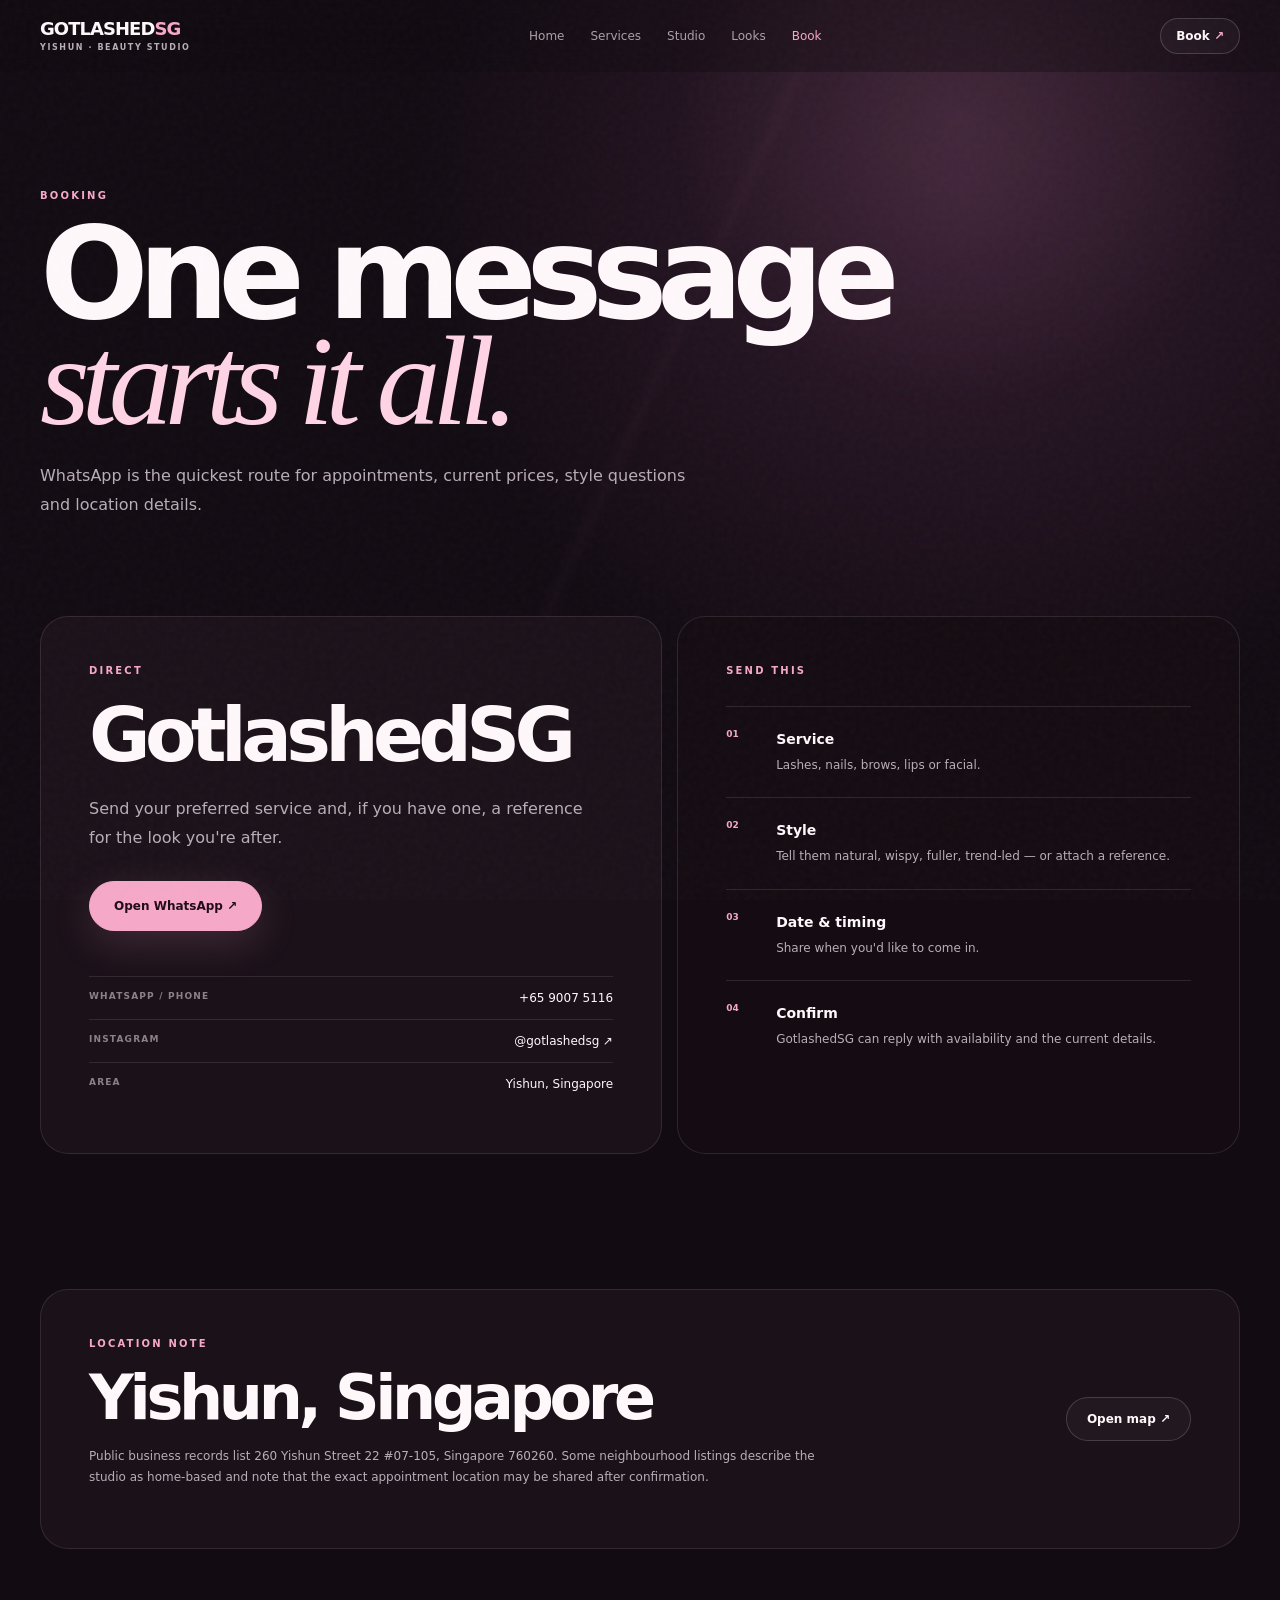
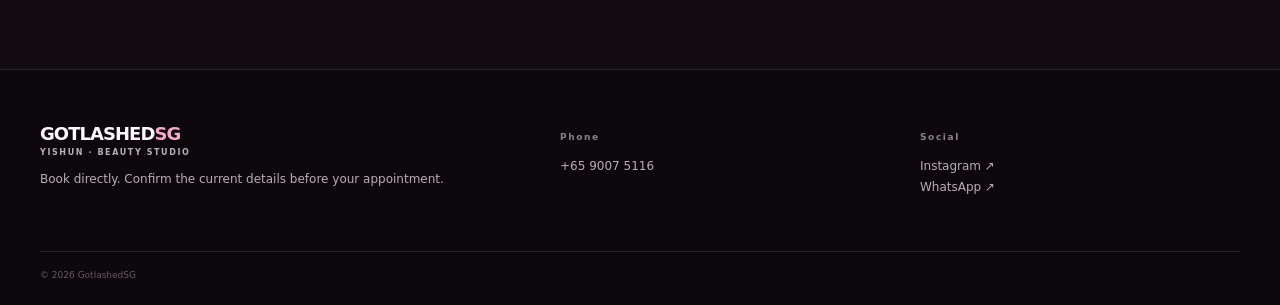
<file: contact.html>
<!doctype html><html lang="en"><head><meta charset="utf-8"><meta name="viewport" content="width=device-width,initial-scale=1"><meta name="theme-color" content="#120b12"><title>GotlashedSG — Book</title><link rel="stylesheet" href="styles.css"></head><body><div class="grain"></div><header class="nav"><div class="wrap navin"><a class="brand" href="index.html"><span>GOTLASHED<span class="dot">SG</span></span><small>Yishun · Beauty Studio</small></a><nav class="links"><a href="index.html">Home</a><a href="services.html">Services</a><a href="about.html">Studio</a><a href="gallery.html">Looks</a><a class="active" href="contact.html">Book</a></nav><a class="navbook" href="https://wa.me/6590075116?text=Hi%20GotlashedSG%2C%20I%27d%20like%20to%20book." target="_blank" rel="noopener">Book <span>↗</span></a><button class="menu" aria-label="Open menu">☰</button></div></header><main><section class="page-hero compact"><div class="wrap"><div class="ey reveal">BOOKING</div><h1 class="reveal">One message<br><em>starts it all.</em></h1><p class="lede reveal">WhatsApp is the quickest route for appointments, current prices, style questions and location details.</p></div></section><section class="contact-main"><div class="wrap contact-grid"><div class="contact-panel reveal"><div class="ey">DIRECT</div><h2>GotlashedSG</h2><p>Send your preferred service and, if you have one, a reference for the look you're after.</p><a class="btn primary magnetic big" href="https://wa.me/6590075116?text=Hi%20GotlashedSG%2C%20I%27d%20like%20to%20book.%0AService%3A%20%0APreferred%20style%3A%20%0APreferred%20date%2Ftime%3A%20" target="_blank" rel="noopener">Open WhatsApp ↗</a><div class="contact-lines"><div><b>WhatsApp / phone</b><a href="tel:+6590075116">+65 9007 5116</a></div><div><b>Instagram</b><a href="https://www.instagram.com/gotlashedsg/" target="_blank" rel="noopener">@gotlashedsg ↗</a></div><div><b>Area</b><span>Yishun, Singapore</span></div></div></div><div class="booking-guide reveal"><div class="ey">SEND THIS</div><ol><li><span>01</span><div><b>Service</b><p>Lashes, nails, brows, lips or facial.</p></div></li><li><span>02</span><div><b>Style</b><p>Tell them natural, wispy, fuller, trend-led — or attach a reference.</p></div></li><li><span>03</span><div><b>Date & timing</b><p>Share when you'd like to come in.</p></div></li><li><span>04</span><div><b>Confirm</b><p>GotlashedSG can reply with availability and the current details.</p></div></li></ol></div></div></section><section class="map-note"><div class="wrap"><div class="note-card reveal"><div><div class="ey">LOCATION NOTE</div><h2>Yishun, Singapore</h2><p>Public business records list 260 Yishun Street 22 #07-105, Singapore 760260. Some neighbourhood listings describe the studio as home-based and note that the exact appointment location may be shared after confirmation.</p></div><a class="btn" href="https://www.google.com/maps/search/?api=1&query=260+Yishun+Street+22+Singapore+760260" target="_blank" rel="noopener">Open map ↗</a></div></div></section></main><footer class="footer"><div class="wrap footer-grid"><div><div class="brand"><span>GOTLASHED<span class="dot">SG</span></span><small>Yishun · Beauty Studio</small></div><p>Book directly. Confirm the current details before your appointment.</p></div><div><b>Phone</b><p>+65 9007 5116</p></div><div><b>Social</b><p><a href="https://www.instagram.com/gotlashedsg/" target="_blank" rel="noopener">Instagram ↗</a><br><a href="https://wa.me/6590075116" target="_blank" rel="noopener">WhatsApp ↗</a></p></div></div><div class="wrap copyright">© 2026 GotlashedSG</div></footer><script src="script.js"></script></body></html>
</file>
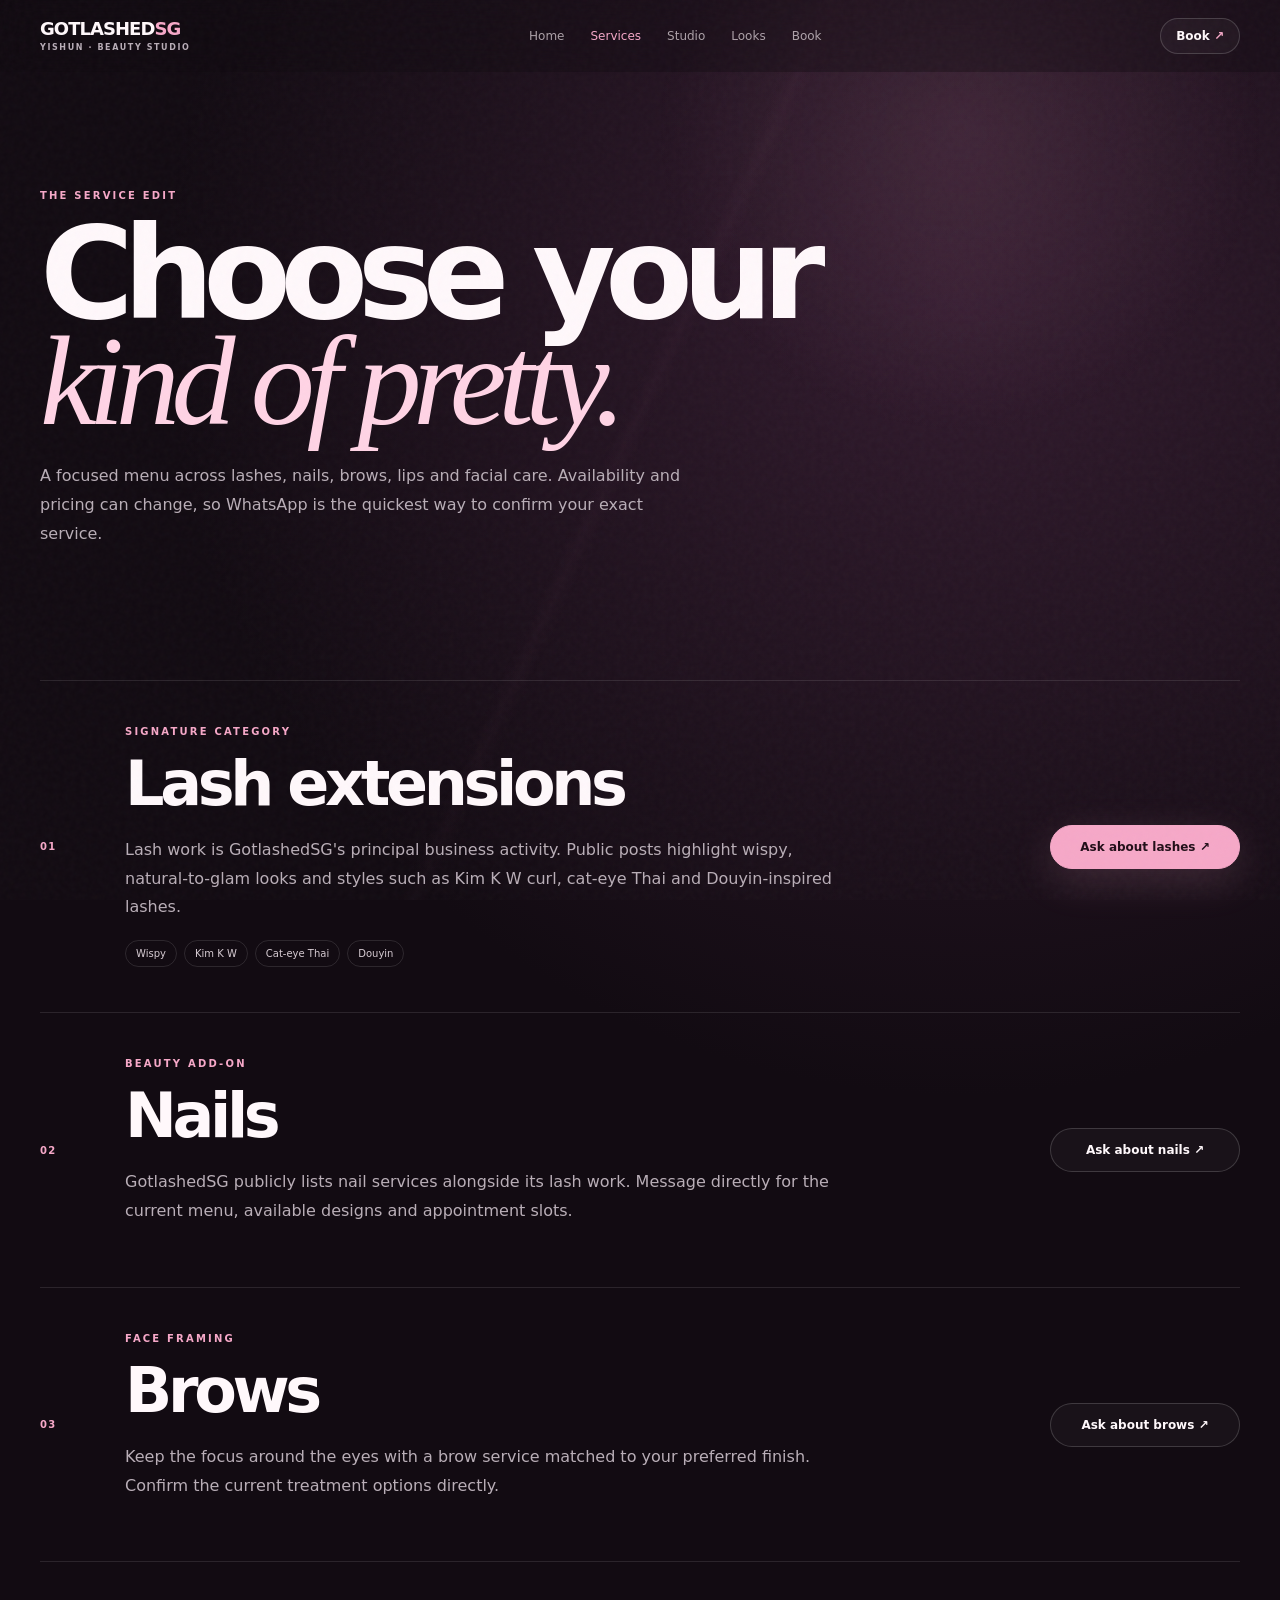
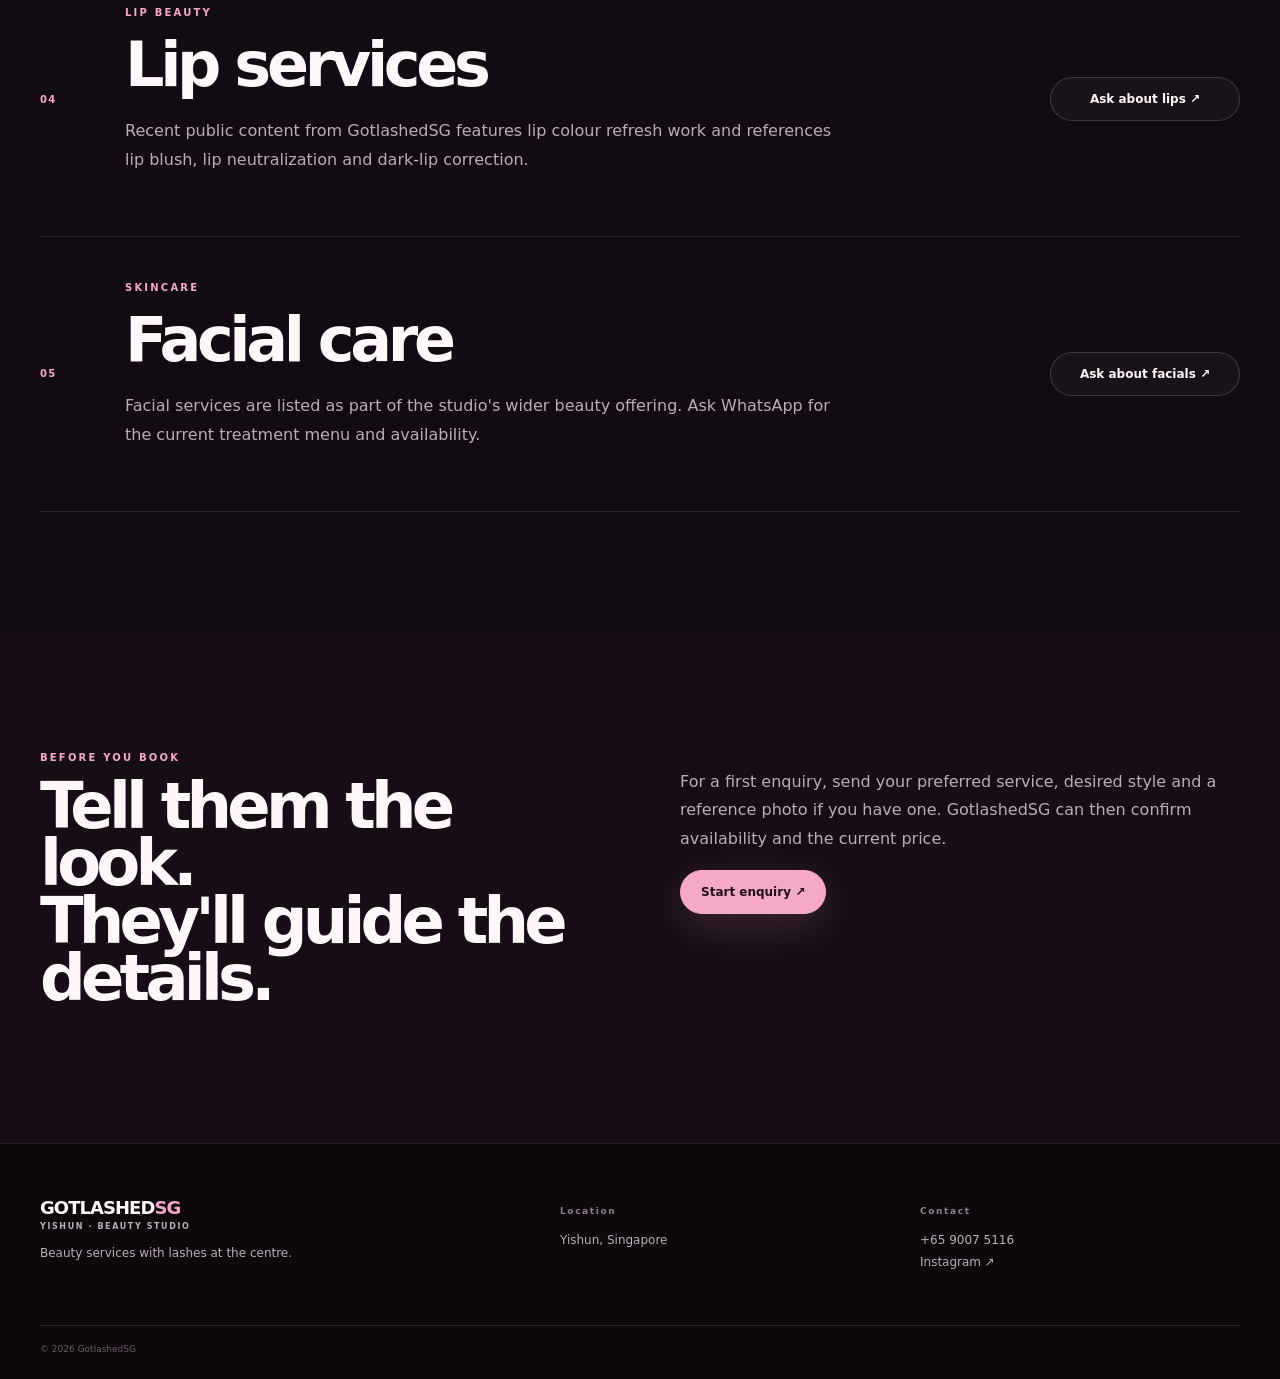
<file: services.html>
<!doctype html><html lang="en"><head><meta charset="utf-8"><meta name="viewport" content="width=device-width,initial-scale=1"><meta name="theme-color" content="#120b12"><title>GotlashedSG — Services</title><link rel="stylesheet" href="styles.css"></head><body><div class="grain"></div><header class="nav"><div class="wrap navin"><a class="brand" href="index.html"><span>GOTLASHED<span class="dot">SG</span></span><small>Yishun · Beauty Studio</small></a><nav class="links"><a href="index.html">Home</a><a class="active" href="services.html">Services</a><a href="about.html">Studio</a><a href="gallery.html">Looks</a><a href="contact.html">Book</a></nav><a class="navbook" href="https://wa.me/6590075116?text=Hi%20GotlashedSG%2C%20I%27d%20like%20to%20book." target="_blank" rel="noopener">Book <span>↗</span></a><button class="menu" aria-label="Open menu">☰</button></div></header><main><section class="page-hero"><div class="wrap"><div class="ey reveal">THE SERVICE EDIT</div><h1 class="reveal">Choose your<br><em>kind of pretty.</em></h1><p class="lede reveal">A focused menu across lashes, nails, brows, lips and facial care. Availability and pricing can change, so WhatsApp is the quickest way to confirm your exact service.</p></div></section>
<section class="service-list"><div class="wrap">
<article id="lashes" class="detail reveal"><div class="detail-num">01</div><div><div class="ey">SIGNATURE CATEGORY</div><h2>Lash extensions</h2><p>Lash work is GotlashedSG's principal business activity. Public posts highlight wispy, natural-to-glam looks and styles such as Kim K W curl, cat-eye Thai and Douyin-inspired lashes.</p><div class="chips"><span>Wispy</span><span>Kim K W</span><span>Cat-eye Thai</span><span>Douyin</span></div></div><a class="btn primary" href="https://wa.me/6590075116?text=Hi%20GotlashedSG%2C%20I%27d%20like%20to%20ask%20about%20lash%20styles." target="_blank" rel="noopener">Ask about lashes ↗</a></article>
<article id="nails" class="detail reveal"><div class="detail-num">02</div><div><div class="ey">BEAUTY ADD-ON</div><h2>Nails</h2><p>GotlashedSG publicly lists nail services alongside its lash work. Message directly for the current menu, available designs and appointment slots.</p></div><a class="btn" href="https://wa.me/6590075116?text=Hi%20GotlashedSG%2C%20I%27d%20like%20to%20ask%20about%20nail%20services." target="_blank" rel="noopener">Ask about nails ↗</a></article>
<article id="brows" class="detail reveal"><div class="detail-num">03</div><div><div class="ey">FACE FRAMING</div><h2>Brows</h2><p>Keep the focus around the eyes with a brow service matched to your preferred finish. Confirm the current treatment options directly.</p></div><a class="btn" href="https://wa.me/6590075116?text=Hi%20GotlashedSG%2C%20I%27d%20like%20to%20ask%20about%20brow%20services." target="_blank" rel="noopener">Ask about brows ↗</a></article>
<article id="lips" class="detail reveal"><div class="detail-num">04</div><div><div class="ey">LIP BEAUTY</div><h2>Lip services</h2><p>Recent public content from GotlashedSG features lip colour refresh work and references lip blush, lip neutralization and dark-lip correction.</p></div><a class="btn" href="https://wa.me/6590075116?text=Hi%20GotlashedSG%2C%20I%27d%20like%20to%20ask%20about%20lip%20services." target="_blank" rel="noopener">Ask about lips ↗</a></article>
<article id="facials" class="detail reveal"><div class="detail-num">05</div><div><div class="ey">SKINCARE</div><h2>Facial care</h2><p>Facial services are listed as part of the studio's wider beauty offering. Ask WhatsApp for the current treatment menu and availability.</p></div><a class="btn" href="https://wa.me/6590075116?text=Hi%20GotlashedSG%2C%20I%27d%20like%20to%20ask%20about%20facial%20services." target="_blank" rel="noopener">Ask about facials ↗</a></article>
</div></section>
<section class="booking-note"><div class="wrap note-grid"><div><div class="ey">BEFORE YOU BOOK</div><h2>Tell them the look.<br>They'll guide the details.</h2></div><div><p>For a first enquiry, send your preferred service, desired style and a reference photo if you have one. GotlashedSG can then confirm availability and the current price.</p><a class="btn primary" href="https://wa.me/6590075116?text=Hi%20GotlashedSG%2C%20I%27d%20like%20to%20book.%20My%20preferred%20service%20is%20..." target="_blank" rel="noopener">Start enquiry ↗</a></div></div></section></main><footer class="footer"><div class="wrap footer-grid"><div><div class="brand"><span>GOTLASHED<span class="dot">SG</span></span><small>Yishun · Beauty Studio</small></div><p>Beauty services with lashes at the centre.</p></div><div><b>Location</b><p>Yishun, Singapore</p></div><div><b>Contact</b><p><a href="tel:+6590075116">+65 9007 5116</a><br><a href="https://www.instagram.com/gotlashedsg/" target="_blank" rel="noopener">Instagram ↗</a></p></div></div><div class="wrap copyright">© 2026 GotlashedSG</div></footer><script src="script.js"></script></body></html>
</file>
<file: styles.css>
:root{--bg:#120b12;--bg2:#1a0f18;--panel:#20151e;--text:#fff8fb;--muted:#b9aeb7;--line:#ffffff1b;--pink:#f6a8c8;--pink2:#ffd4e5;--cream:#fff0df;--max:1200px}*{box-sizing:border-box}html{scroll-behavior:smooth}body{margin:0;background:radial-gradient(circle at 75% 10%,#321b2e 0,transparent 28%),var(--bg);color:var(--text);font-family:Inter,ui-sans-serif,system-ui,-apple-system,BlinkMacSystemFont,"Segoe UI",sans-serif;overflow-x:hidden}body:before{content:"";position:fixed;inset:0;pointer-events:none;background:linear-gradient(115deg,transparent 0 48%,#f6a8c806 49%,transparent 50%);z-index:-1}a{color:inherit;text-decoration:none}.wrap{width:min(calc(100% - 40px),var(--max));margin:auto}.grain{position:fixed;inset:0;pointer-events:none;opacity:.055;z-index:30;background-image:url("data:image/svg+xml,%3Csvg viewBox='0 0 180 180' xmlns='http://www.w3.org/2000/svg'%3E%3Cfilter id='n'%3E%3CfeTurbulence type='fractalNoise' baseFrequency='.9' numOctaves='3' stitchTiles='stitch'/%3E%3C/filter%3E%3Crect width='100%25' height='100%25' filter='url(%23n)' opacity='.55'/%3E%3C/svg%3E")}.nav{position:fixed;inset:0 0 auto;z-index:20;padding:18px 0;background:#120b1260;backdrop-filter:blur(18px);transition:.35s}.nav.sc{background:#120b12ed;border-bottom:1px solid var(--line)}.navin{display:flex;align-items:center;justify-content:space-between}.brand{font-weight:900;letter-spacing:-.06em;line-height:1}.brand>span{font-size:18px}.brand .dot{color:var(--pink)}.brand small{display:block;color:var(--muted);font-size:8px;letter-spacing:.2em;text-transform:uppercase;margin-top:6px}.links{display:flex;gap:26px;font-size:12px;color:#eadfe5}.links a{opacity:.7;transition:.25s}.links a:hover,.links .active{opacity:1;color:var(--pink)}.navbook{border:1px solid #ffffff2a;border-radius:999px;padding:10px 15px;font-size:12px;font-weight:800;background:#ffffff09}.navbook span{color:var(--pink)}.menu{display:none;background:#ffffff08;border:1px solid var(--line);color:#fff;border-radius:50%;width:42px;height:42px}.hero{height:100svh;min-height:720px;position:relative;display:flex;align-items:end;overflow:hidden}.hero-media,.hero-shade{position:absolute;inset:0}.hero-media img{width:100%;height:100%;object-fit:cover;object-position:center 30%;filter:saturate(.78) brightness(.55)}.hero-shade{background:linear-gradient(90deg,#120b12f2 0%,#120b128c 45%,#120b1230 100%),linear-gradient(0deg,#120b12 0%,transparent 48%)}.hero-inner{padding:150px 0 58px;position:relative}.ey{font-size:10px;letter-spacing:.22em;color:var(--pink);font-weight:900;text-transform:uppercase}.hero h1,.page-hero h1{font-size:clamp(58px,10vw,132px);line-height:.83;letter-spacing:-.085em;margin:20px 0 28px;max-width:980px}.hero h1 i,.page-hero h1 em,.intro h2 em,.visual-copy h2 em,.cta-box h2 em,.social-inner h2 em{font-family:Georgia,serif;font-weight:400;color:var(--pink2);letter-spacing:-.065em}.hero-copy{font-size:17px;line-height:1.65;color:#ded4db;max-width:610px}.actions{display:flex;gap:18px;align-items:center;flex-wrap:wrap;margin-top:28px}.btn{display:inline-flex;align-items:center;justify-content:center;gap:12px;padding:14px 20px;border:1px solid #ffffff2a;border-radius:999px;background:#ffffff08;font-size:12px;font-weight:850;transition:.35s}.btn:hover{transform:translateY(-4px);border-color:#ffffff55}.btn.primary{background:var(--pink);color:#210e18;border-color:var(--pink);box-shadow:0 12px 40px #f6a8c82a}.textlink,.arrowlink{font-size:12px;font-weight:850;border-bottom:1px solid #ffffff38;padding-bottom:7px}.textlink span,.arrowlink span{color:var(--pink);margin-left:8px}.hero-meta{display:flex;gap:30px;margin-top:90px;color:#a99ca5;font-size:9px;letter-spacing:.18em}.hero-meta b{color:#f5eaf0;margin-left:7px}.orb{position:absolute;border-radius:50%;filter:blur(70px);opacity:.12;pointer-events:none}.o1{width:280px;height:280px;background:var(--pink);right:5%;top:18%;animation:float 8s ease-in-out infinite}.o2{width:190px;height:190px;background:#fff0df;right:38%;bottom:7%;opacity:.06}@keyframes float{50%{transform:translateY(30px) scale(1.08)}}section{padding:120px 0}.intro{background:linear-gradient(180deg,var(--bg),#170d15)}.intro-grid{display:grid;grid-template-columns:.7fr 1.3fr;gap:50px}.intro h2{font-size:clamp(45px,7vw,88px);line-height:.9;letter-spacing:-.075em;margin:0 0 30px}.lede{max-width:650px;color:var(--muted);font-size:16px;line-height:1.8}.arrowlink{display:inline-block;margin-top:28px}.marquee{padding:18px 0;overflow:hidden;border-block:1px solid var(--line);white-space:nowrap;background:#f6a8c808}.marquee div{font-size:13px;letter-spacing:.25em;font-weight:900;animation:marq 24s linear infinite}.marquee span{color:var(--pink);padding:0 18px}@keyframes marq{to{transform:translateX(-30%)}}.section-top{display:flex;align-items:end;justify-content:space-between;margin-bottom:45px}.section-top h2{font-size:clamp(44px,6vw,78px);letter-spacing:-.07em;line-height:.9;margin:13px 0 0}.service-grid{display:grid;grid-template-columns:repeat(2,1fr);gap:12px}.service-card{min-height:220px;padding:28px;border:1px solid var(--line);border-radius:24px;background:linear-gradient(145deg,#ffffff09,#ffffff02);display:grid;grid-template-columns:42px 1fr 20px;gap:12px;align-items:start;position:relative;overflow:hidden;transition:.4s}.service-card:hover{transform:translateY(-7px);border-color:#f6a8c844;background:#f6a8c80a}.service-card>span,.detail-num{font-size:10px;color:var(--pink);font-weight:900;letter-spacing:.12em}.service-card h3{font-size:26px;letter-spacing:-.04em;margin:35px 0 10px}.service-card p{color:var(--muted);font-size:13px;line-height:1.7;max-width:390px}.service-card>b{color:var(--pink)}.visual-break{background:#0e090d}.visual-grid{display:grid;grid-template-columns:1.1fr .9fr;gap:18px;align-items:stretch}.visual-card{position:relative;min-height:620px;border-radius:30px;overflow:hidden;border:1px solid var(--line)}.visual-card img{width:100%;height:100%;object-fit:cover;filter:saturate(.65) brightness(.7)}.visual-card span{position:absolute;bottom:28px;left:28px;font-size:10px;letter-spacing:.2em;font-weight:900}.visual-copy{display:flex;flex-direction:column;justify-content:center;padding:40px}.visual-copy h2{font-size:clamp(42px,5.5vw,70px);line-height:.9;letter-spacing:-.075em;margin:18px 0}.visual-copy p{color:var(--muted);line-height:1.8;max-width:440px}.price-strip{padding:65px 0;background:var(--pink);color:#210e18}.price-inner{display:flex;justify-content:space-between;align-items:center;gap:30px}.price-strip .ey{color:#6d3149}.price-strip h2{font-size:clamp(34px,5vw,62px);letter-spacing:-.07em;margin:12px 0}.price-strip h2 span{font-family:Georgia,serif;font-weight:400}.price-strip p{max-width:650px;color:#6e4857;line-height:1.65}.price-strip .btn{background:#210e18;color:#fff;border-color:#210e18}.final-cta{padding-bottom:80px}.cta-box{padding:70px 7%;border:1px solid var(--line);border-radius:34px;background:radial-gradient(circle at 80% 20%,#f6a8c81b,transparent 35%),#1b1119}.cta-box h2{font-size:clamp(55px,8vw,100px);line-height:.85;letter-spacing:-.085em;margin:18px 0 30px}.footer{border-top:1px solid var(--line);padding:55px 0 25px;background:#0d080c}.footer-grid{display:grid;grid-template-columns:1.5fr 1fr 1fr;gap:40px}.footer p{color:var(--muted);font-size:12px;line-height:1.8}.footer b{font-size:9px;letter-spacing:.18em;color:#8f818b}.copyright{border-top:1px solid var(--line);margin-top:40px;padding-top:18px;color:#685b64;font-size:9px;display:flex;justify-content:space-between}.page-hero{padding:190px 0 80px;background:radial-gradient(circle at 75% 20%,#f6a8c81a,transparent 28%)}.page-hero.compact{padding-bottom:50px}.page-hero h1{max-width:900px}.service-list{padding-top:35px}.detail{display:grid;grid-template-columns:55px 1fr 190px;gap:30px;padding:45px 0;border-top:1px solid var(--line);align-items:center}.detail:last-child{border-bottom:1px solid var(--line)}.detail h2{font-size:clamp(35px,5vw,62px);letter-spacing:-.07em;margin:10px 0 13px}.detail p{color:var(--muted);line-height:1.8;max-width:720px}.chips{display:flex;gap:7px;flex-wrap:wrap;margin-top:18px}.chips span{border:1px solid #ffffff1e;border-radius:999px;padding:7px 10px;font-size:10px;color:#d6cbd2}.booking-note{background:#170d15}.note-grid{display:grid;grid-template-columns:1fr 1fr;gap:80px}.note-grid h2{font-size:clamp(42px,5vw,66px);letter-spacing:-.075em;line-height:.9;margin:15px 0}.note-grid p{color:var(--muted);line-height:1.8}.studio-story{padding-top:40px}.story-grid{display:grid;grid-template-columns:.9fr 1.1fr;gap:55px;align-items:center}.story-image{height:650px;border-radius:30px;overflow:hidden;border:1px solid var(--line)}.story-image img{width:100%;height:100%;object-fit:cover;filter:saturate(.7)}.story-copy h2{font-size:clamp(45px,6vw,76px);line-height:.88;letter-spacing:-.075em;margin:16px 0 24px}.story-copy p{color:var(--muted);line-height:1.85;max-width:650px}.facts{display:grid;grid-template-columns:1fr 1fr;gap:25px;margin-top:35px}.facts>div{border-top:1px solid var(--line);padding-top:12px}.facts b{display:block;color:#81747e;font-size:8px;letter-spacing:.17em;margin-bottom:6px}.facts span{font-size:12px}.values{background:#0f090d}.value-grid{display:grid;grid-template-columns:repeat(3,1fr);gap:14px;margin-top:35px}.value{padding:30px;border:1px solid var(--line);border-radius:24px;min-height:220px}.value span{font-size:10px;color:var(--pink)}.value h3{font-size:27px;letter-spacing:-.04em;margin:55px 0 10px}.value p{color:var(--muted);font-size:13px;line-height:1.7}.lookbook{padding-top:30px}.look-grid{display:grid;grid-template-columns:1.2fr .8fr;grid-auto-rows:330px;gap:14px}.look{margin:0;position:relative;overflow:hidden;border-radius:26px;border:1px solid var(--line);min-height:330px}.look.large{grid-row:span 2}.look.wide{grid-column:span 2}.look img{width:100%;height:100%;object-fit:cover;filter:saturate(.72) brightness(.72);transition:.7s}.look:hover img{transform:scale(1.04)}.look figcaption{position:absolute;bottom:20px;left:20px;font-size:9px;letter-spacing:.18em;font-weight:900}.look figcaption span{color:var(--pink);margin-right:8px}.social-call{padding-top:70px}.social-inner{display:flex;align-items:center;justify-content:space-between;gap:30px;padding:55px;border:1px solid var(--line);border-radius:30px;background:#f6a8c808}.social-inner h2{font-size:clamp(45px,6vw,75px);line-height:.9;letter-spacing:-.075em;margin:15px 0 0}.contact-main{padding-top:30px}.contact-grid{display:grid;grid-template-columns:1.05fr .95fr;gap:15px}.contact-panel,.booking-guide,.note-card{border:1px solid var(--line);border-radius:28px;background:#1b1119;padding:48px}.contact-panel h2{font-size:clamp(45px,6vw,75px);letter-spacing:-.075em;margin:15px 0}.contact-panel>p{color:var(--muted);line-height:1.8;max-width:500px}.big{padding:17px 24px;margin-top:12px}.contact-lines{margin-top:45px}.contact-lines>div{border-top:1px solid var(--line);padding:14px 0;display:flex;justify-content:space-between;gap:20px}.contact-lines b{font-size:9px;letter-spacing:.13em;color:#8d8089;text-transform:uppercase}.contact-lines a,.contact-lines span{font-size:12px;text-align:right}.booking-guide{background:#140c12}.booking-guide ol{list-style:none;margin:30px 0 0;padding:0}.booking-guide li{display:grid;grid-template-columns:35px 1fr;gap:15px;padding:22px 0;border-top:1px solid var(--line)}.booking-guide li>span{font-size:9px;color:var(--pink);font-weight:900}.booking-guide b{font-size:14px}.booking-guide p{color:var(--muted);font-size:12px;line-height:1.7;margin:7px 0 0}.map-note{padding-top:15px}.note-card{display:flex;align-items:center;justify-content:space-between;gap:30px}.note-card h2{font-size:clamp(38px,5vw,62px);letter-spacing:-.07em;margin:12px 0}.note-card p{color:var(--muted);line-height:1.75;max-width:730px;font-size:12px}.reveal{opacity:0;transform:translateY(30px);transition:opacity .8s ease,transform .8s cubic-bezier(.2,.75,.2,1)}.reveal.on{opacity:1;transform:none}@media(max-width:850px){.links,.navbook{display:none}.menu{display:block}.nav.open .links{display:flex;position:absolute;left:20px;right:20px;top:72px;padding:20px;flex-direction:column;background:#1b1119;border:1px solid var(--line);border-radius:20px}.hero{min-height:680px}.hero-inner{padding-bottom:45px}.hero h1{font-size:clamp(55px,15vw,86px)}.hero-meta{margin-top:55px}.intro-grid,.visual-grid,.note-grid,.story-grid,.contact-grid{grid-template-columns:1fr}.service-grid,.value-grid{grid-template-columns:1fr}.visual-card{min-height:520px}.price-inner,.social-inner,.note-card{display:flex;flex-direction:column;align-items:flex-start}.detail{grid-template-columns:38px 1fr}.detail>.btn{grid-column:2;justify-self:start}.look-grid{grid-template-columns:1fr;grid-auto-rows:300px}.look.large,.look.wide{grid-column:auto;grid-row:auto}.footer-grid{grid-template-columns:1fr}.copyright{display:block}.copyright span{display:block;margin-top:7px}.facts{grid-template-columns:1fr}.contact-panel,.booking-guide,.note-card{padding:30px}section{padding:85px 0}.page-hero{padding-top:150px}.story-image{height:500px}}@media(prefers-reduced-motion:reduce){*,*:before,*:after{scroll-behavior:auto!important;animation:none!important;transition:none!important}}
</file>
